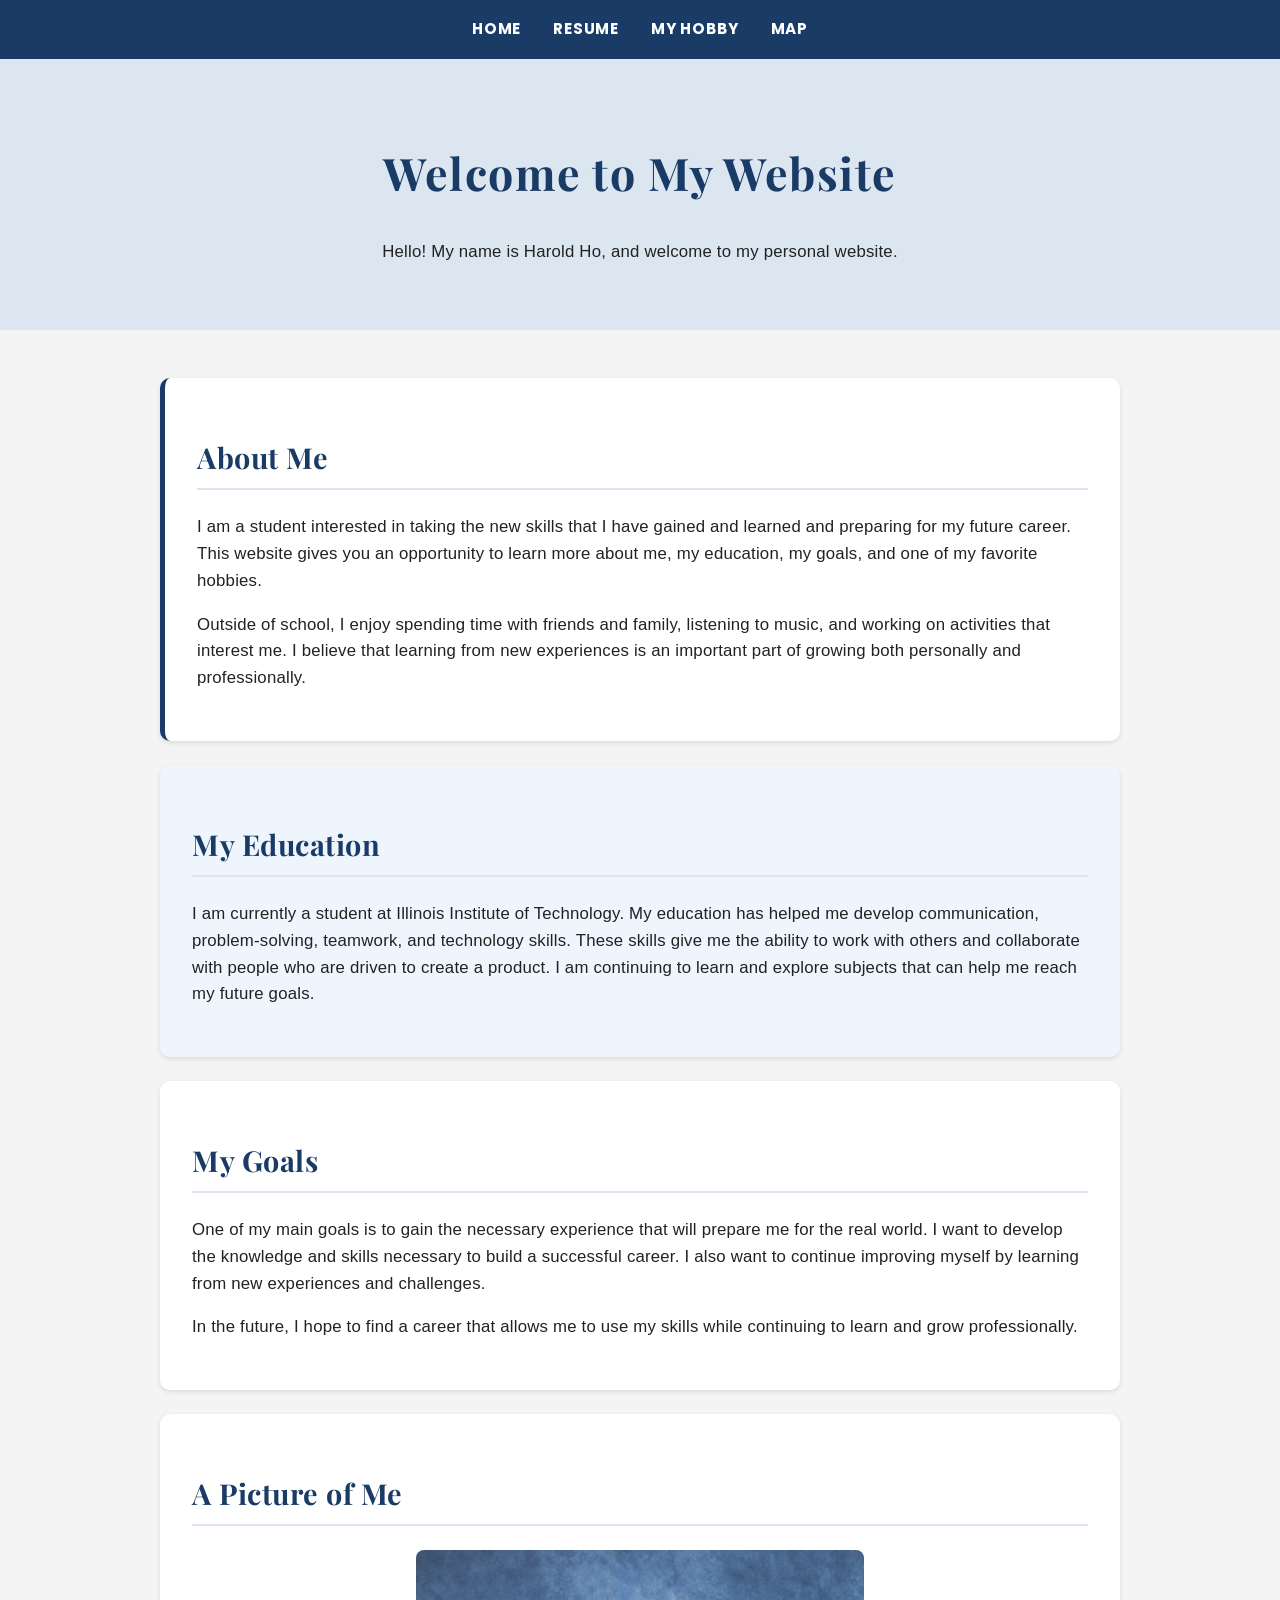
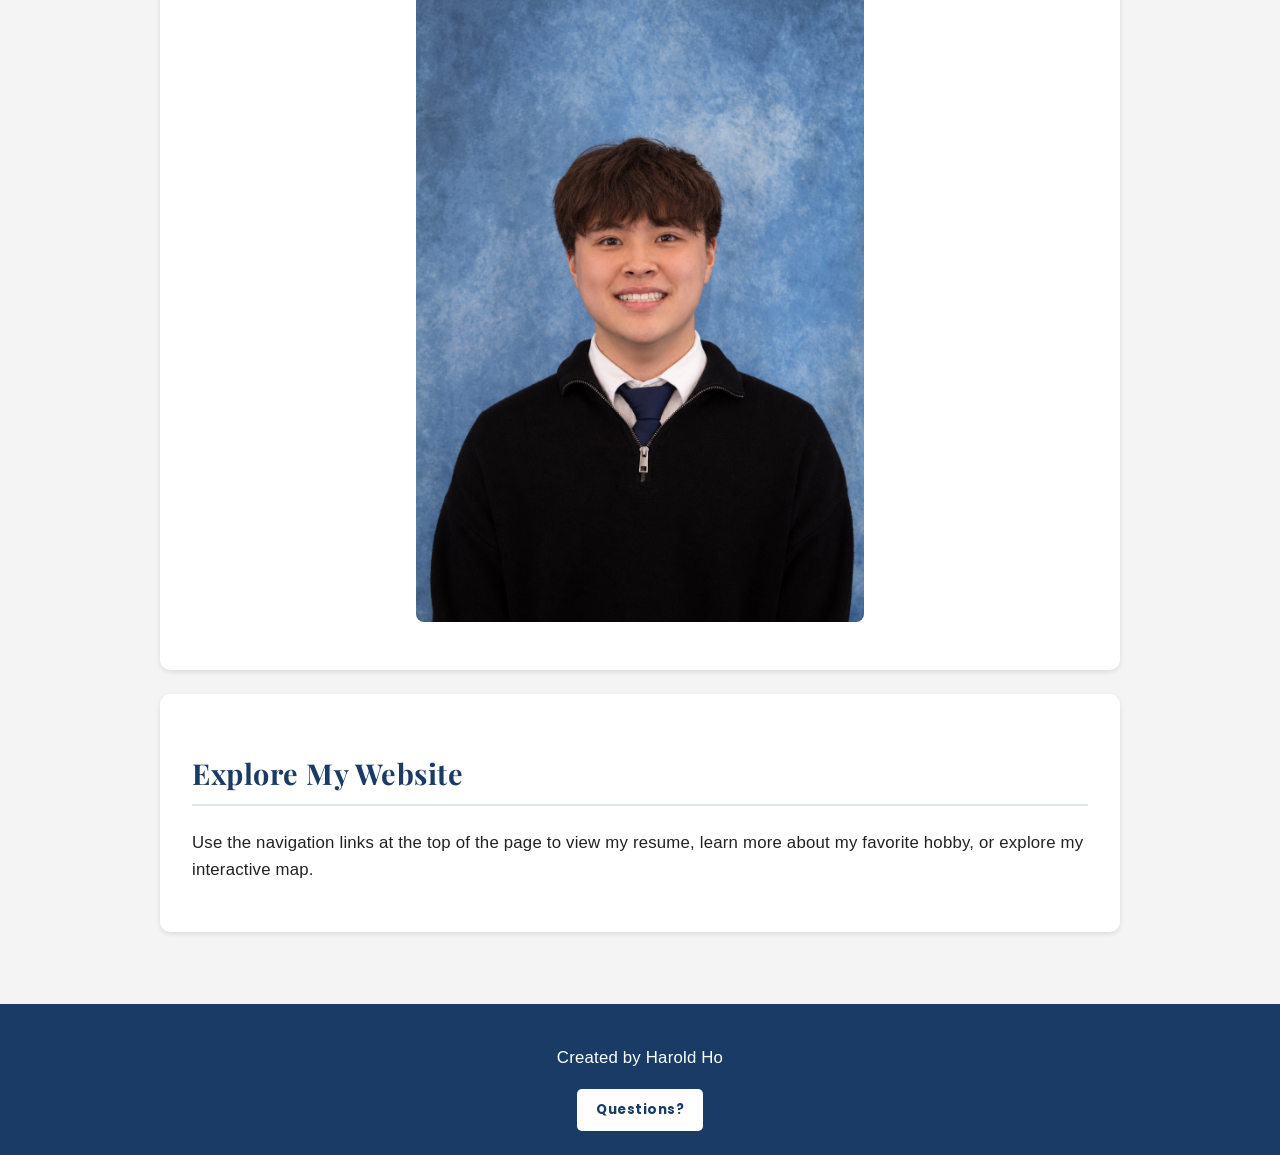
<file: index.html>
<!DOCTYPE html>
<html lang="en">
  <head>
    <meta charset="UTF-8">
    <meta name="viewport" content="width=device-width, initial-scale=1.0">
    <title>Home Page</title>
    <link rel="stylesheet" href="css/style.css">
    <script src="js/script.js" defer></script>
  </head>
  <body class="home-page">
    <nav>
      <ul>
        <li><a href="index3.html">Home</a></li>
        <li><a href="resume.html">Resume</a></li>
        <li><a href="page-3.html">My Hobby</a></li>
        <li><a href="map.html">Map</a></li>
      </ul>
    </nav>

    <header>
      <h1>Welcome to My Website</h1>
      <p>Hello! My name is Harold Ho, and welcome to my personal website.</p>
    </header>

    <main>
      <section>
        <!-- Style 1 -->
        <h2>About Me</h2>
        <p>
          I am a student interested in taking the new skills that I have gained
          and learned and preparing for my future career. This website gives you
          an opportunity to learn more about me, my education, my goals, and one
          of my favorite hobbies.
        </p>
        <p>
          Outside of school, I enjoy spending time with friends and family,
          listening to music, and working on activities that interest me.
          I believe that learning from new experiences is an important part
          of growing both personally and professionally.
        </p>
      </section>

      <section>
        <!-- Style 2 -->
        <h2>My Education</h2>
        <p>
          I am currently a student at Illinois Institute of Technology. My
          education has helped me develop communication, problem-solving,
          teamwork, and technology skills. These skills give me the ability
          to work with others and collaborate with people who are driven to
          create a product. I am continuing to learn and explore subjects
          that can help me reach my future goals.
        </p>
      </section>

      <section>
        <!-- Style 3 -->
        <h2>My Goals</h2>
        <p>
          One of my main goals is to gain the necessary experience that will
          prepare me for the real world. I want to develop the knowledge and
          skills necessary to build a successful career. I also want to
          continue improving myself by learning from new experiences
          and challenges.
        </p>
        <p>
          In the future, I hope to find a career that allows me to use my
          skills while continuing to learn and grow professionally.
        </p>
      </section>

      <section>
        <!-- Style 4 -->
        <h2>A Picture of Me</h2>
        <img src="pictures/profile.jpg" alt="A picture of me">
      </section>

      <section>
        <!-- Style 5 -->
        <h2>Explore My Website</h2>
        <p>
          Use the navigation links at the top of the page to view my resume,
          learn more about my favorite hobby, or explore my interactive map.
        </p>
      </section>
    </main>

    <footer>
      <p>Created by Harold Ho</p>
      <button id="questions-button" type="button">Questions?</button>
    </footer>
  </body>
</html>
</file>
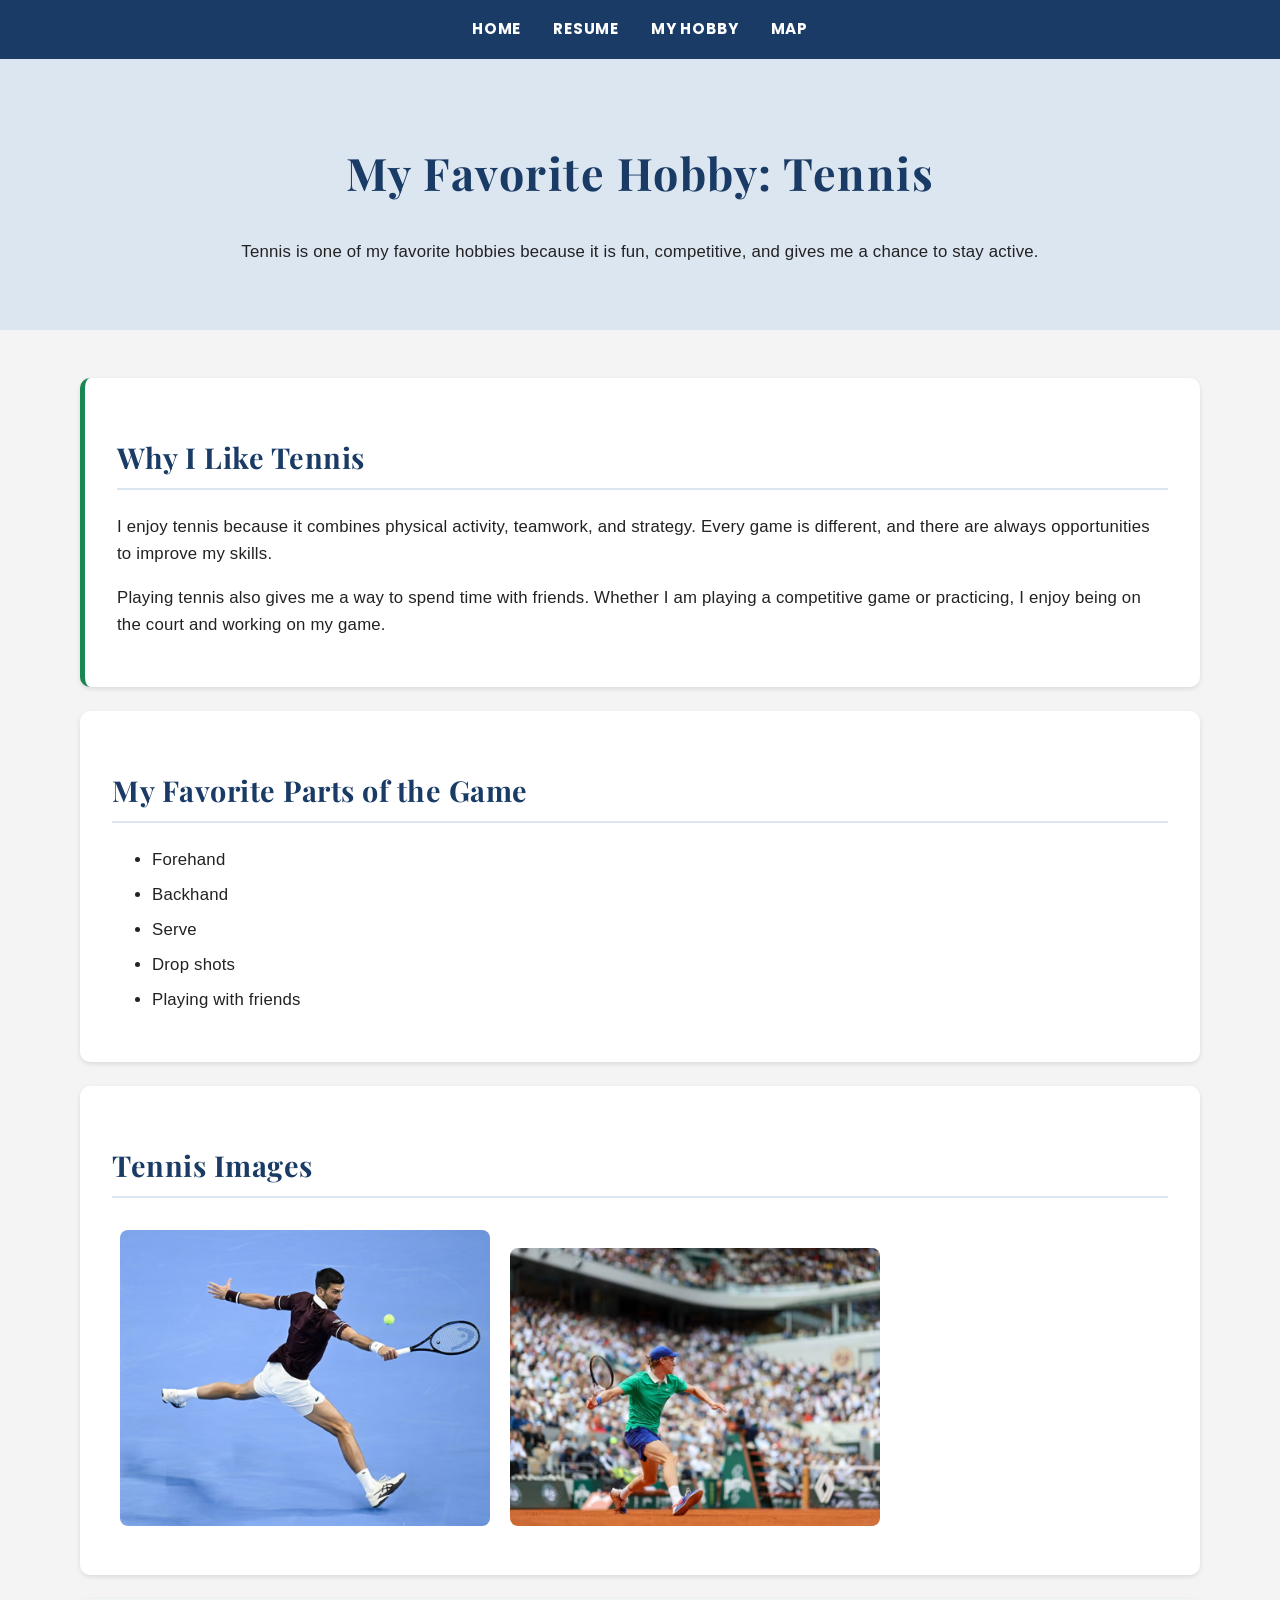
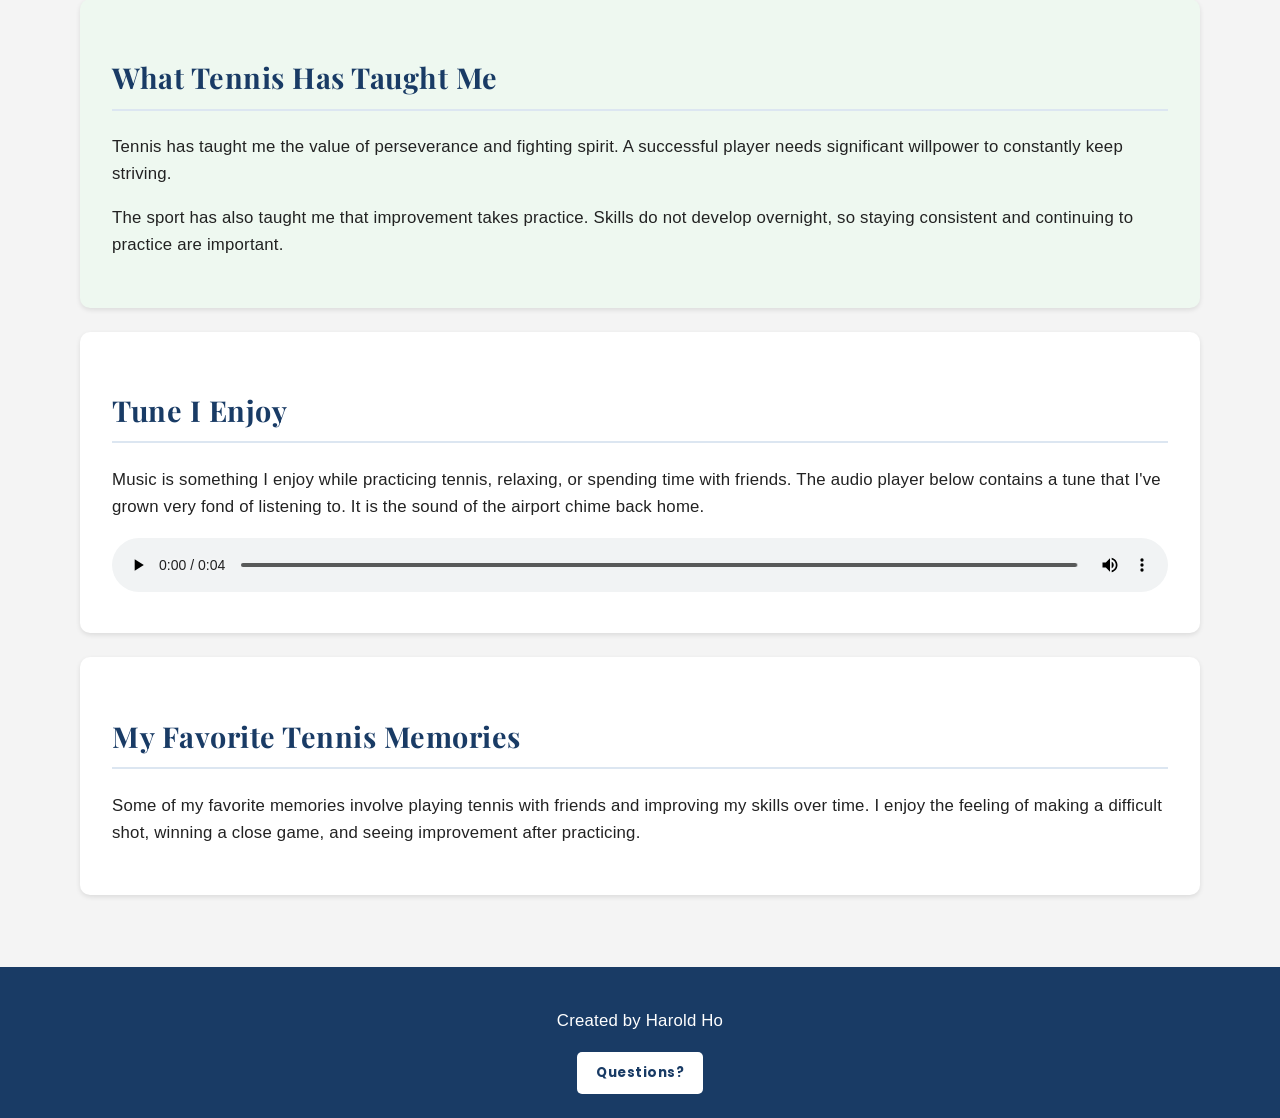
<file: page3.html>
<!DOCTYPE html>
<html lang="en">
  <head>
    <meta charset="UTF-8">
    <meta name="viewport" content="width=device-width, initial-scale=1.0">
    <title>My Hobby</title>
    <link rel="stylesheet" href="css/style.css">
    <script src="js/script.js" defer></script>
  </head>
  <body class="hobby-page">
    <nav>
      <ul>
        <li><a href="index.html">Home</a></li>
        <li><a href="resume.html">Resume</a></li>
        <li><a href="page3.html">My Hobby</a></li>
        <li><a href="map.html">Map</a></li>
      </ul>
    </nav>

    <header>
      <h1>My Favorite Hobby: Tennis</h1>
      <p>
        Tennis is one of my favorite hobbies because it is fun,
        competitive, and gives me a chance to stay active.
      </p>
    </header>

    <main>
      <section>
        <!-- Style 1 -->
        <h2>Why I Like Tennis</h2>
        <p>
          I enjoy tennis because it combines physical activity,
          teamwork, and strategy. Every game is different, and there
          are always opportunities to improve my skills.
        </p>
        <p>
          Playing tennis also gives me a way to spend time with
          friends. Whether I am playing a competitive game or practicing,
          I enjoy being on the court and working on my game.
        </p>
      </section>

      <section>
        <!-- Style 2 -->
        <h2>My Favorite Parts of the Game</h2>
        <ul>
          <li>Forehand</li>
          <li>Backhand</li>
          <li>Serve</li>
          <li>Drop shots</li>
          <li>Playing with friends</li>
        </ul>
      </section>

      <section>
        <!-- Style 3 -->
        <h2>Tennis Images</h2>
        <img src="pictures/djokovic.jpg" alt="Novak Djokovic playing tennis">
        <img src="pictures/sinner.jpg" alt="Jannik Sinner playing tennis">
      </section>

      <section>
        <!-- Style 4 -->
        <h2>What Tennis Has Taught Me</h2>
        <p>
          Tennis has taught me the value of perseverance and
          fighting spirit. A successful player needs significant
          willpower to constantly keep striving.
        </p>
        <p>
          The sport has also taught me that improvement takes practice.
          Skills do not develop overnight, so staying consistent and
          continuing to practice are important.
        </p>
      </section>

      <section>
        <!-- Style 5 -->
        <h2>Tune I Enjoy</h2>
        <p>
          Music is something I enjoy while practicing tennis,
          relaxing, or spending time with friends. The audio player below
          contains a tune that I've grown very fond of listening to.
          It is the sound of the airport chime back home.
        </p>
        <audio controls>
          <source src="media/airport-chime1.mp3" type="audio/mpeg">
          Your browser does not support the audio element.
        </audio>
      </section>

      <section>
        <!-- Style 6 -->
        <h2>My Favorite Tennis Memories</h2>
        <p>
          Some of my favorite memories involve playing tennis with
          friends and improving my skills over time. I enjoy the feeling
          of making a difficult shot, winning a close game, and seeing
          improvement after practicing.
        </p>
      </section>
    </main>

    <footer>
      <p>Created by Harold Ho</p>
      <button id="questions-button" type="button">Questions?</button>
    </footer>
  </body>
</html>
</file>
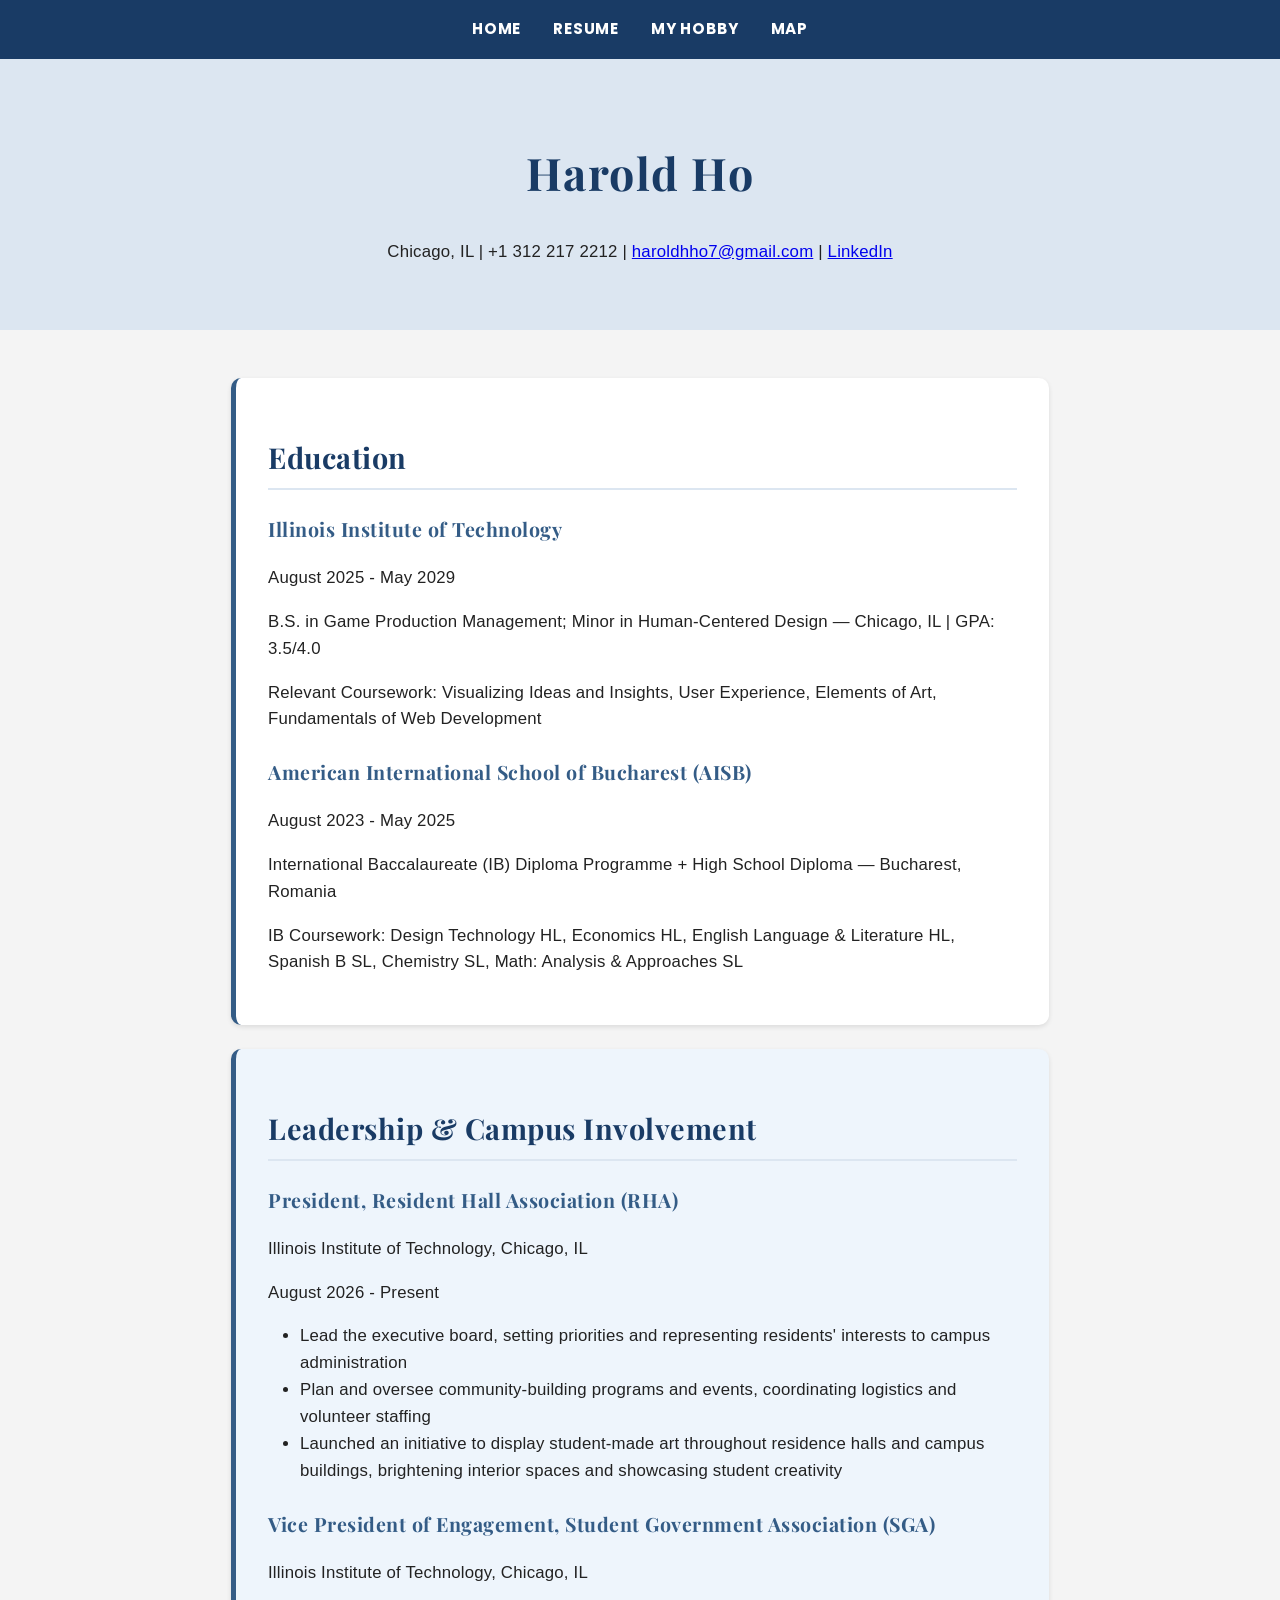
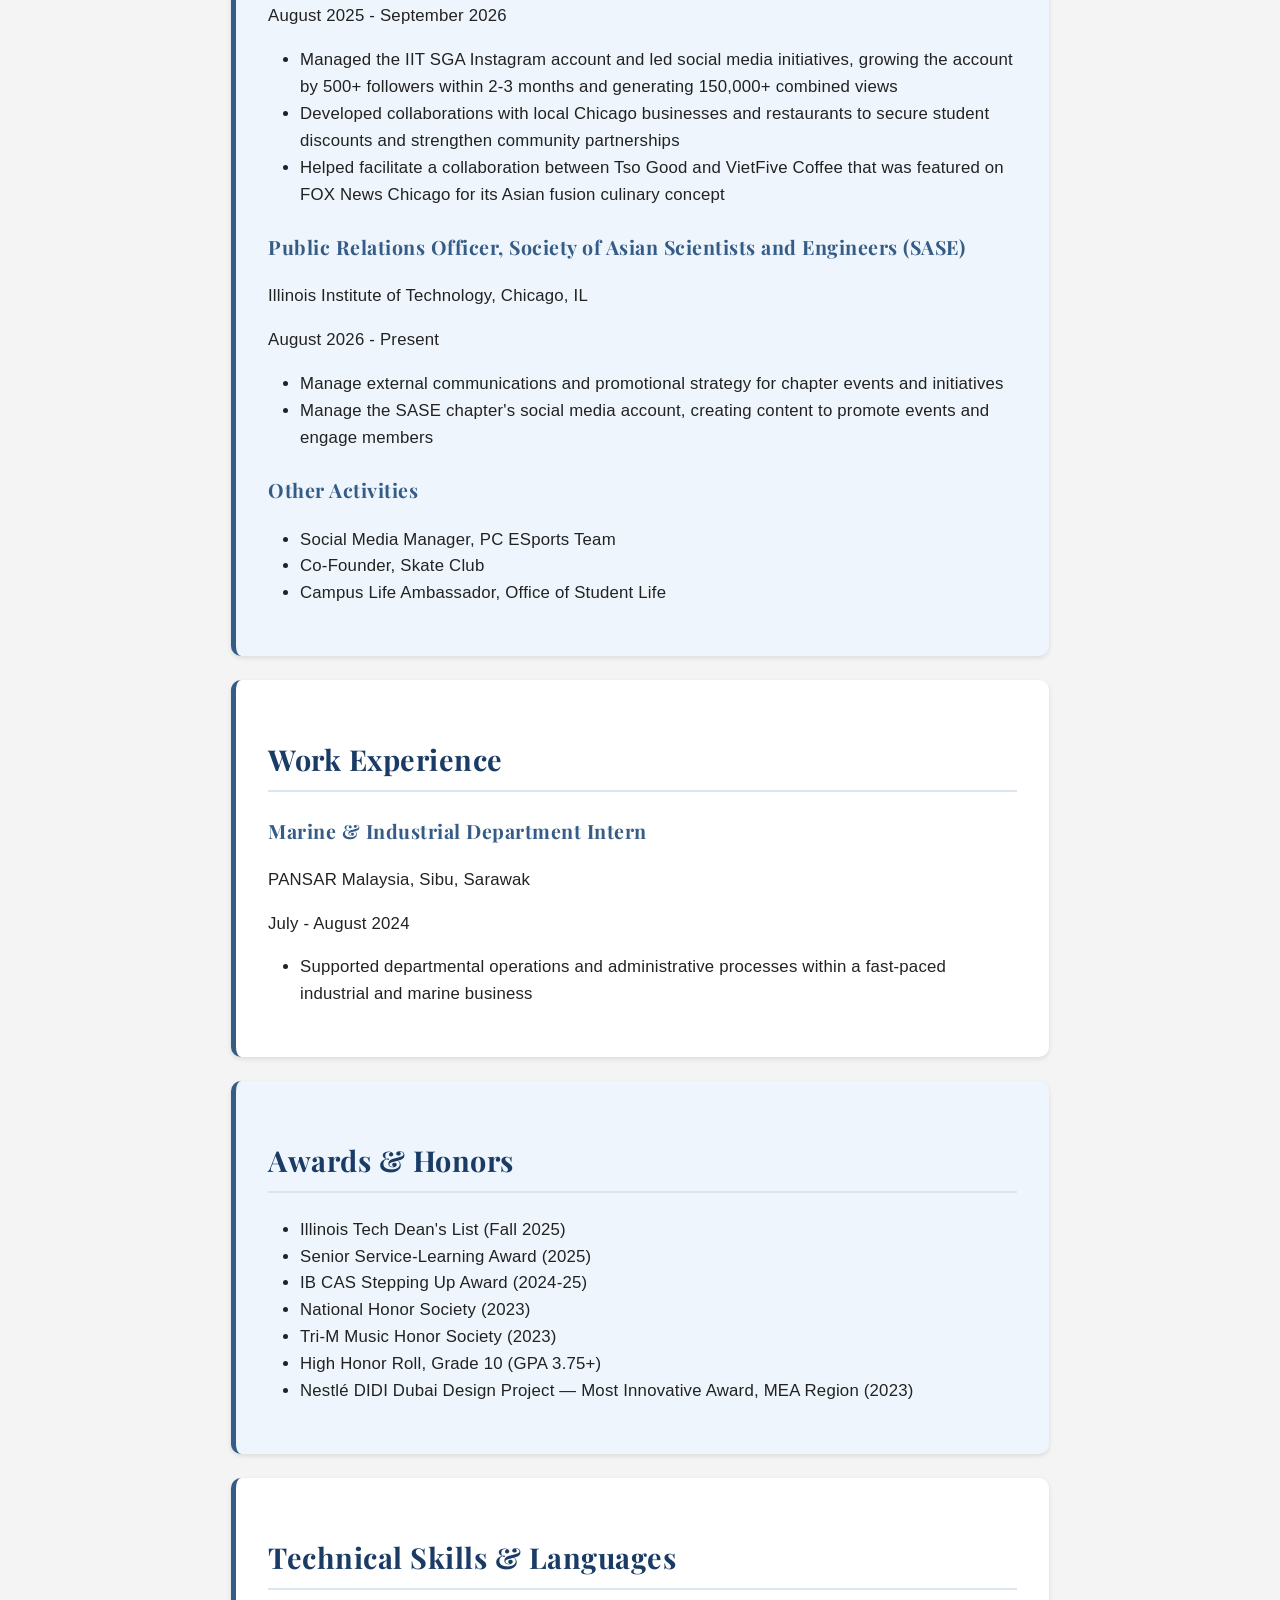
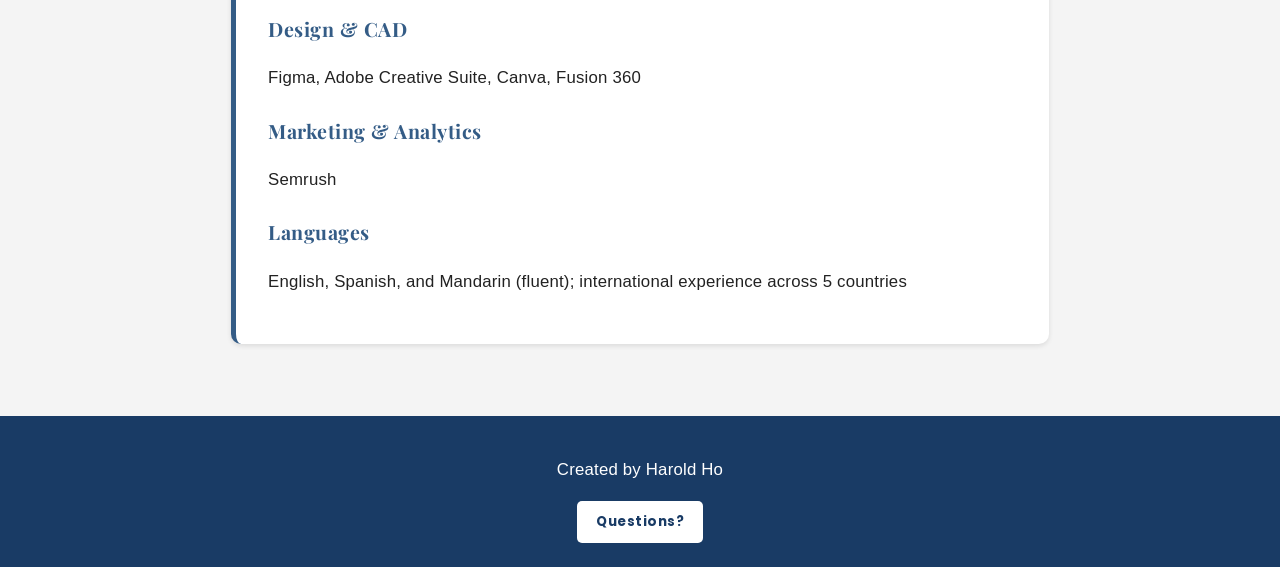
<file: resume.html>
<!DOCTYPE html>
<html lang="en">
  <head>
    <meta charset="UTF-8">
    <meta name="viewport" content="width=device-width, initial-scale=1.0">
    <title>Harold Ho - Resume</title>
    <link rel="stylesheet" href="css/style.css">
    <script src="js/script.js" defer></script>
  </head>
  <body class="resume-page">
    <nav>
      <ul>
        <li><a href="index.html">Home</a></li>
        <li><a href="resume3.html">Resume</a></li>
        <li><a href="page3.html">My Hobby</a></li>
        <li><a href="map.html">Map</a></li>
      </ul>
    </nav>

    <header>
      <h1>Harold Ho</h1>
      <p>
        Chicago, IL | +1 312 217 2212 |
        <a href="mailto:haroldhho7@gmail.com">haroldhho7@gmail.com</a> |
        <a href="https://www.linkedin.com/in/harold-ho-5396a6335">LinkedIn</a>
      </p>
    </header>

    <main>
      <section>
        <!-- Style 1 -->
        <h2>Education</h2>

        <h3>Illinois Institute of Technology</h3>
        <p>August 2025 - May 2029</p>
        <p>
          B.S. in Game Production Management; Minor in Human-Centered Design
          &mdash; Chicago, IL | GPA: 3.5/4.0
        </p>
        <p>
          Relevant Coursework: Visualizing Ideas and Insights, User Experience,
          Elements of Art, Fundamentals of Web Development
        </p>

        <h3>American International School of Bucharest (AISB)</h3>
        <p>August 2023 - May 2025</p>
        <p>
          International Baccalaureate (IB) Diploma Programme + High School Diploma
          &mdash; Bucharest, Romania
        </p>
        <p>
          IB Coursework: Design Technology HL, Economics HL,
          English Language &amp; Literature HL, Spanish B SL, Chemistry SL,
          Math: Analysis &amp; Approaches SL
        </p>
      </section>

      <section>
        <!-- Style 2 -->
        <h2>Leadership &amp; Campus Involvement</h2>

        <h3>President, Resident Hall Association (RHA)</h3>
        <p>Illinois Institute of Technology, Chicago, IL</p>
        <p>August 2026 - Present</p>
        <ul>
          <li>
            Lead the executive board, setting priorities and representing
            residents' interests to campus administration
          </li>
          <li>
            Plan and oversee community-building programs and events,
            coordinating logistics and volunteer staffing
          </li>
          <li>
            Launched an initiative to display student-made art throughout
            residence halls and campus buildings, brightening interior spaces
            and showcasing student creativity
          </li>
        </ul>

        <h3>Vice President of Engagement, Student Government Association (SGA)</h3>
        <p>Illinois Institute of Technology, Chicago, IL</p>
        <p>August 2025 - September 2026</p>
        <ul>
          <li>
            Managed the IIT SGA Instagram account and led social media
            initiatives, growing the account by 500+ followers within 2-3 months
            and generating 150,000+ combined views
          </li>
          <li>
            Developed collaborations with local Chicago businesses and
            restaurants to secure student discounts and strengthen community
            partnerships
          </li>
          <li>
            Helped facilitate a collaboration between Tso Good and VietFive
            Coffee that was featured on FOX News Chicago for its Asian fusion
            culinary concept
          </li>
        </ul>

        <h3>Public Relations Officer, Society of Asian Scientists and Engineers (SASE)</h3>
        <p>Illinois Institute of Technology, Chicago, IL</p>
        <p>August 2026 - Present</p>
        <ul>
          <li>
            Manage external communications and promotional strategy for chapter
            events and initiatives
          </li>
          <li>
            Manage the SASE chapter's social media account, creating content to
            promote events and engage members
          </li>
        </ul>

        <h3>Other Activities</h3>
        <ul>
          <li>Social Media Manager, PC ESports Team</li>
          <li>Co-Founder, Skate Club</li>
          <li>Campus Life Ambassador, Office of Student Life</li>
        </ul>
      </section>

      <section>
        <!-- Style 3 -->
        <h2>Work Experience</h2>

        <h3>Marine &amp; Industrial Department Intern</h3>
        <p>PANSAR Malaysia, Sibu, Sarawak</p>
        <p>July - August 2024</p>
        <ul>
          <li>
            Supported departmental operations and administrative processes
            within a fast-paced industrial and marine business
          </li>
        </ul>
      </section>

      <section>
        <!-- Style 4 -->
        <h2>Awards &amp; Honors</h2>
        <ul>
          <li>Illinois Tech Dean's List (Fall 2025)</li>
          <li>Senior Service-Learning Award (2025)</li>
          <li>IB CAS Stepping Up Award (2024-25)</li>
          <li>National Honor Society (2023)</li>
          <li>Tri-M Music Honor Society (2023)</li>
          <li>High Honor Roll, Grade 10 (GPA 3.75+)</li>
          <li>
            Nestlé DIDI Dubai Design Project &mdash; Most Innovative Award,
            MEA Region (2023)
          </li>
        </ul>
      </section>

      <section>
        <!-- Style 5 -->
        <h2>Technical Skills &amp; Languages</h2>

        <h3>Design &amp; CAD</h3>
        <p>Figma, Adobe Creative Suite, Canva, Fusion 360</p>

        <h3>Marketing &amp; Analytics</h3>
        <p>Semrush</p>

        <h3>Languages</h3>
        <p>
          English, Spanish, and Mandarin (fluent); international experience
          across 5 countries
        </p>
      </section>
    </main>

    <footer>
      <p>Created by Harold Ho</p>
      <button id="questions-button" type="button">Questions?</button>
    </footer>
  </body>
</html>
</file>
<file: css/style.css>
/* MODERN FONT STYLES */
@import url('https://fonts.googleapis.com/css2?family=Playfair+Display:wght@500;600;700&family=Poppins:wght@300;400;500;600;700&display=swap');

/* BODY FONT */
body {
  font-family: 'Poppins', sans-serif;
  font-weight: 400;
  letter-spacing: 0.2px;
}

/* HEADING FONT */
h1,
h2,
h3 {
  font-family: 'Playfair Display', serif;
  font-weight: 700;
  letter-spacing: 0.5px;
}

/* MAIN PAGE TITLES */
header h1 {
  font-size: 2.8rem;
  letter-spacing: 1.5px;
}

/* SECTION HEADINGS */
h2 {
  font-size: 1.8rem;
}

/* NAVIGATION FONT */
nav a {
  font-family: 'Poppins', sans-serif;
  font-size: 0.95rem;
  letter-spacing: 0.8px;
  text-transform: uppercase;
}

/* BUTTON FONT */
button {
  font-family: 'Poppins', sans-serif;
  letter-spacing: 0.5px;
}

/* General Styles */
body {
  font-family: Arial, Helvetica, sans-serif;
  line-height: 1.6;
  margin: 0;
  padding: 0;
  background-color: #f4f4f4;
  color: #222;
}

header {
  text-align: center;
  padding: 2rem 1rem;
  background-color: #dce6f1;
}

header h1 {
  color: #193b65;
}

main {
  margin: 2rem auto;
  padding: 1rem;
}

section {
  background-color: white;
  padding: 1.5rem;
  margin-bottom: 1.5rem;
  border-radius: 10px;
  box-shadow: 0 2px 5px rgba(0, 0, 0, 0.1);
}

h2 {
  color: #193b65;
  border-bottom: 2px solid #dce6f1;
  padding-bottom: 0.5rem;
}

h3 {
  color: #345c86;
}

img {
  max-width: 100%;
  height: auto;
  border-radius: 8px;
  margin: 0.5rem;
}

audio {
  max-width: 100%;
}

footer {
  text-align: center;
  background-color: #193b65;
  color: white;
  padding: 1.5rem;
}

footer button {
  padding: 0.7rem 1.2rem;
  border: none;
  border-radius: 5px;
  background-color: #ffffff;
  color: #193b65;
  font-weight: bold;
  cursor: pointer;
}

footer button:hover {
  background-color: #dce6f1;
}

/* Navigation */
nav {
  background-color: #193b65;
  padding: 1rem;
}

nav ul {
  list-style: none;
  display: flex;
  justify-content: center;
  align-items: center;
  flex-wrap: wrap;
  gap: 1.5rem;
  margin: 0;
  padding: 0;
}

nav a {
  color: white;
  text-decoration: none;
  font-weight: bold;
}

nav a:hover {
  color: #c6e2ff;
  text-decoration: underline;
}

/* Home Page */

/* Style 1 */
.home-page main {
  width: 90%;
  max-width: 70rem;
}

/* Style 2 */
.home-page header {
  background-color: #dce6f1;
}

/* Style 3 */
.home-page section:first-child {
  border-left: 5px solid #193b65;
}

/* Style 4 */
.home-page img {
  display: block;
  width: 50%;
  margin: 1rem auto;
}

/* Style 5 */
.home-page section:nth-child(2) {
  background-color: #eef5fc;
}

/* Resume Page */

/* Style 1 */
.resume-page main {
  width: 850px;
  max-width: 95%;
  box-sizing: border-box;
}

/* Style 2 */
.resume-page section {
  border-left: 5px solid #345c86;
}

/* Style 3 */
.resume-page section ul {
  padding-left: 2rem;
}

/* Style 4 */
.resume-page h3 {
  margin-top: 1.5rem;
}

/* Style 5 */
.resume-page section:nth-child(even) {
  background-color: #eef5fc;
}

/* Hobby Page */

/* Style 1 */
.hobby-page main {
  width: 90%;
  max-width: 70rem;
}

/* Style 2 */
.hobby-page section:first-child {
  border-left: 5px solid #198754;
}

/* Style 3 */
.hobby-page section:nth-child(2) li {
  margin: 0.5rem 0;
}

/* Style 4 */
.hobby-page section:nth-child(3) img {
  width: 40%;
  display: inline-block;
}

/* Style 5 */
.hobby-page section:nth-child(4) {
  background-color: #eef8f0;
}

/* Style 6 */
.hobby-page audio {
  width: 100%;
}

/* Map Page */

/* Style 1 */
.map-page main {
  width: 90%;
  max-width: 70rem;
}

/* Style 2 */
.map-page section:first-child {
  border-left: 5px solid #b7791f;
}

/* Style 3 */
#map {
  width: 100%;
  height: 450px;
  border-radius: 10px;
}

/* Map page map list */
.map-page section:nth-child(2) li {
  padding: 0.5rem;
}

/* General button focus accessibility */
button:focus {
  outline: 3px solid #c6e2ff;
  outline-offset: 3px;
}

/* Mobile-friendly layout adjustments */

/* Media Query 1 */
@media screen and (min-width: 600px) {
  /* Style change 1 */
  body {
    font-size: 1.05rem;
  }

  /* Style change 2 */
  nav ul {
    gap: 2rem;
  }

  /* Style change 3 */
  .home-page main {
    width: 85%;
  }

  /* Style change 4 */
  .hobby-page section:nth-child(3) img {
    width: 45%;
  }
}

/* Media Query 2 */
@media screen and (min-width: 900px) {
  /* Style change 1 */
  .home-page main {
    width: 75%;
  }

  /* Style change 2 */
  header {
    padding: 3rem;
  }

  /* Style change 3 */
  section {
    padding: 2rem;
  }

  /* Style change 4 */
  .hobby-page section:nth-child(3) img {
    width: 35%;
  }

  /* Style change 5 */
  #map {
    height: 550px;
  }
}
</file>
